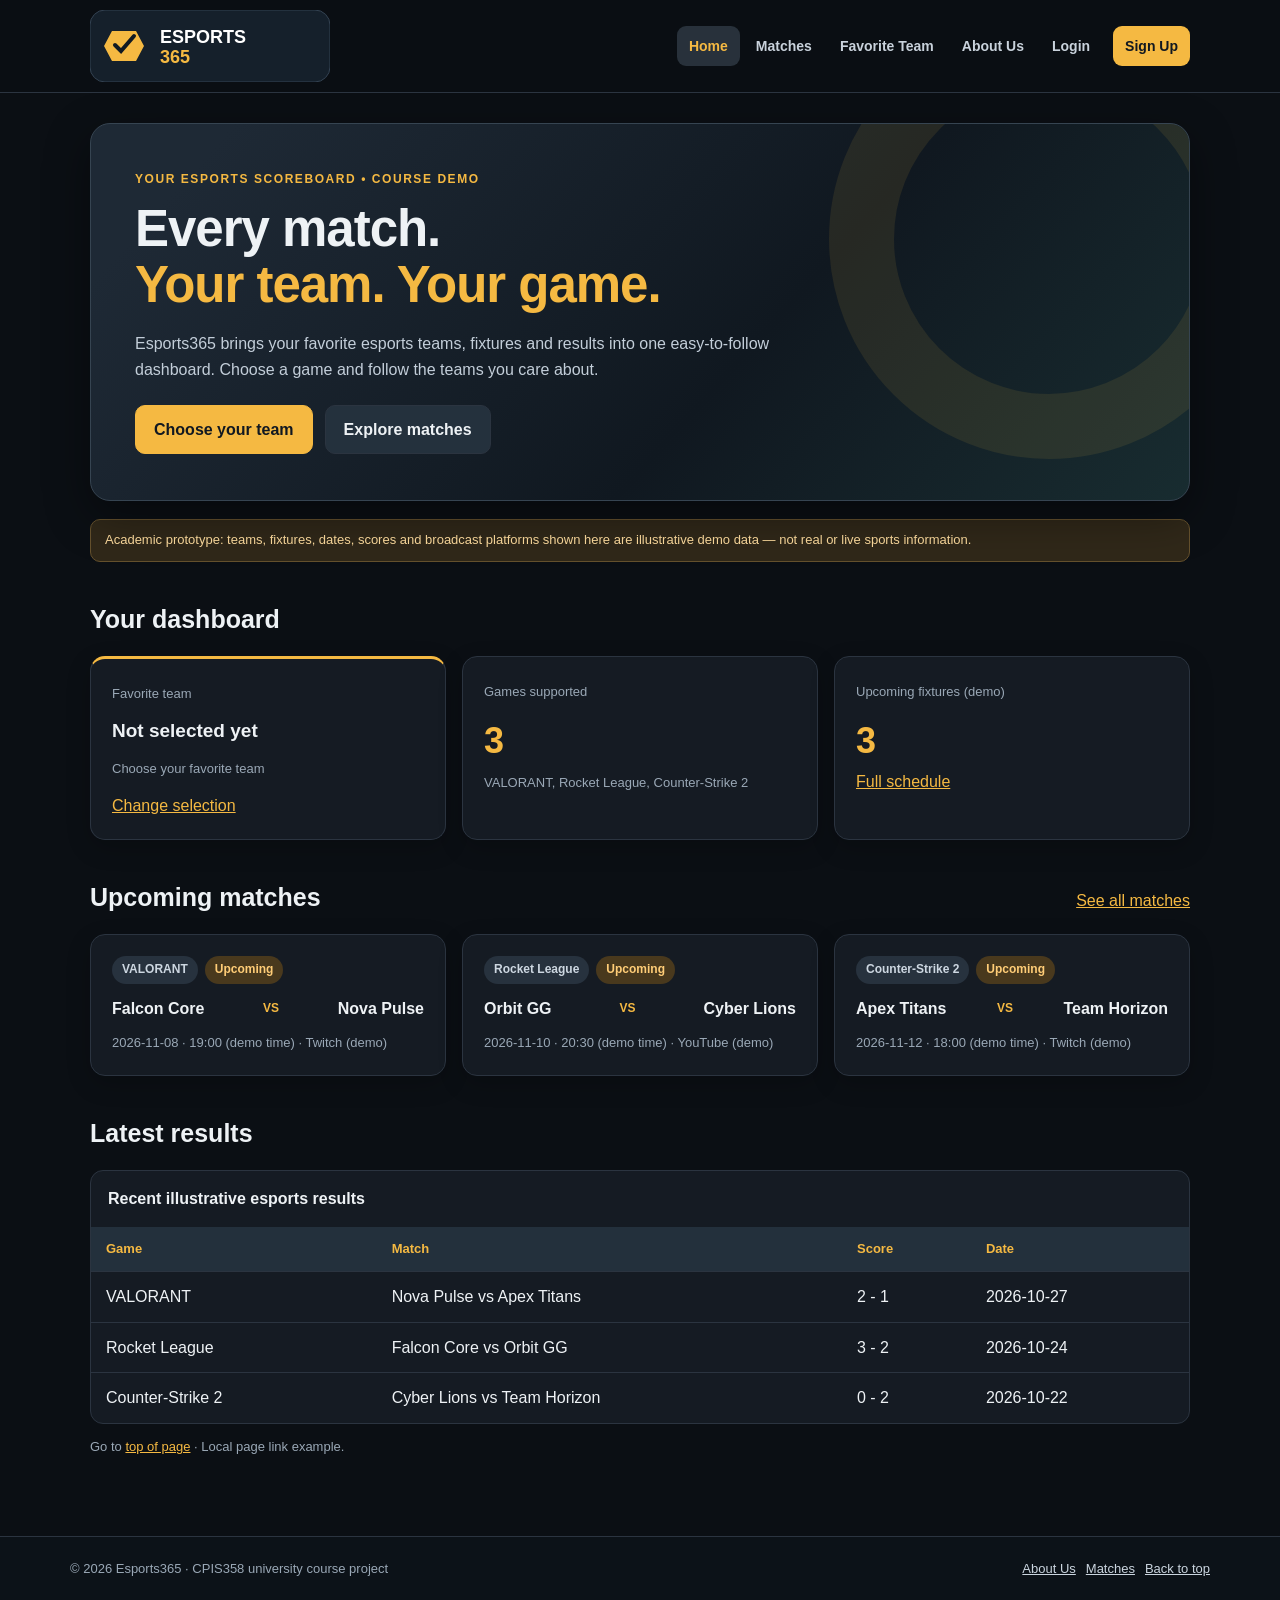
<file: docs/index.html>
<!DOCTYPE html>
<html lang="en">
<head>
<meta charset="UTF-8"><meta name="viewport" content="width=device-width, initial-scale=1">
<meta name="description" content="Esports365 — student esports team tracker, fixtures and demo results">
<title>Esports365 | Dashboard</title>
<link rel="stylesheet" href="assets/site.css">
<style> .course-demo-label { letter-spacing: .03em; } </style>
<script src="assets/site.js" defer></script>
</head>
<body data-page="home" style="--page-accent:#f5b942">
<a class="skip-link" href="#main-content">Skip to main content</a>
<header class="site-header"><div class="header-inner"><div class="brand"><img class="brand-map" src="assets/esports-badge.svg" width="240" height="72" alt="Esports365 project logo — click to learn about us" usemap="#brand-map"><map name="brand-map"><area shape="rect" coords="0,0,240,72" href="about.html" alt="About Esports365"></map></div><nav class="menu" aria-label="Main navigation"><a href="index.html" aria-current="page" >Home</a><a href="matches.html" >Matches</a><a href="choose-team.html" >Favorite Team</a><a href="about.html" >About Us</a><a href="login.html" >Login</a><a href="signup.html" class="menu-cta">Sign Up</a></nav></div></header>
<main id="main-content" class="container"><section class="hero" id="top"><div class="eyebrow">Your esports scoreboard • Course demo</div><h1>Every match.<br><span style="color:var(--gold)">Your team. Your game.</span></h1><p class="lead">Esports365 brings your favorite esports teams, fixtures and results into one easy-to-follow dashboard. Choose a game and follow the teams you care about.</p><div class="hero-actions"><a class="btn btn-primary" href="choose-team.html">Choose your team</a><a class="btn" href="matches.html">Explore matches</a></div></section>
<div class="demo-banner" role="note">Academic prototype: teams, fixtures, dates, scores and broadcast platforms shown here are illustrative demo data — not real or live sports information.</div>
<section class="section-block" aria-labelledby="overview-heading"><h2 id="overview-heading">Your dashboard</h2><div class="grid"><article class="card card-accent"><span class="muted small">Favorite team</span><div id="favorite-name" class="team-name">Not selected yet</div><p id="favorite-game" class="muted small">Choose your favorite team</p><a href="choose-team.html">Change selection</a></article><article class="card"><span class="muted small">Games supported</span><div id="total-games" class="stat-number">3</div><span class="muted small">VALORANT, Rocket League, Counter-Strike 2</span></article><article class="card"><span class="muted small">Upcoming fixtures (demo)</span><div id="total-upcoming" class="stat-number">3</div><a href="matches.html">Full schedule</a></article></div></section>
<section class="section-block" id="upcoming" aria-labelledby="upcoming-heading"><div class="section-header"><h2 id="upcoming-heading">Upcoming matches</h2><a href="matches.html">See all matches</a></div><div id="upcoming-cards" class="grid"><p class="muted">Loading demo match cards...</p></div></section>
<section class="section-block" id="results" aria-labelledby="results-heading"><h2 id="results-heading">Latest results</h2><div class="table-wrap"><table><caption>Recent illustrative esports results</caption><thead><tr><th>Game</th><th>Match</th><th>Score</th><th>Date</th></tr></thead><tbody id="results-body"><tr><td colspan="4">Loading demo results...</td></tr></tbody></table></div><p class="small muted">Go to <a href="#top">top of page</a> · Local page link example.</p></section></main>
<footer class="footer"><div class="footer-inner"><span>© 2026 Esports365 · CPIS358 university course project</span><span><a href="about.html">About Us</a><a href="matches.html">Matches</a><a href="index.html#top">Back to top</a></span></div></footer>
</body></html>
</file>
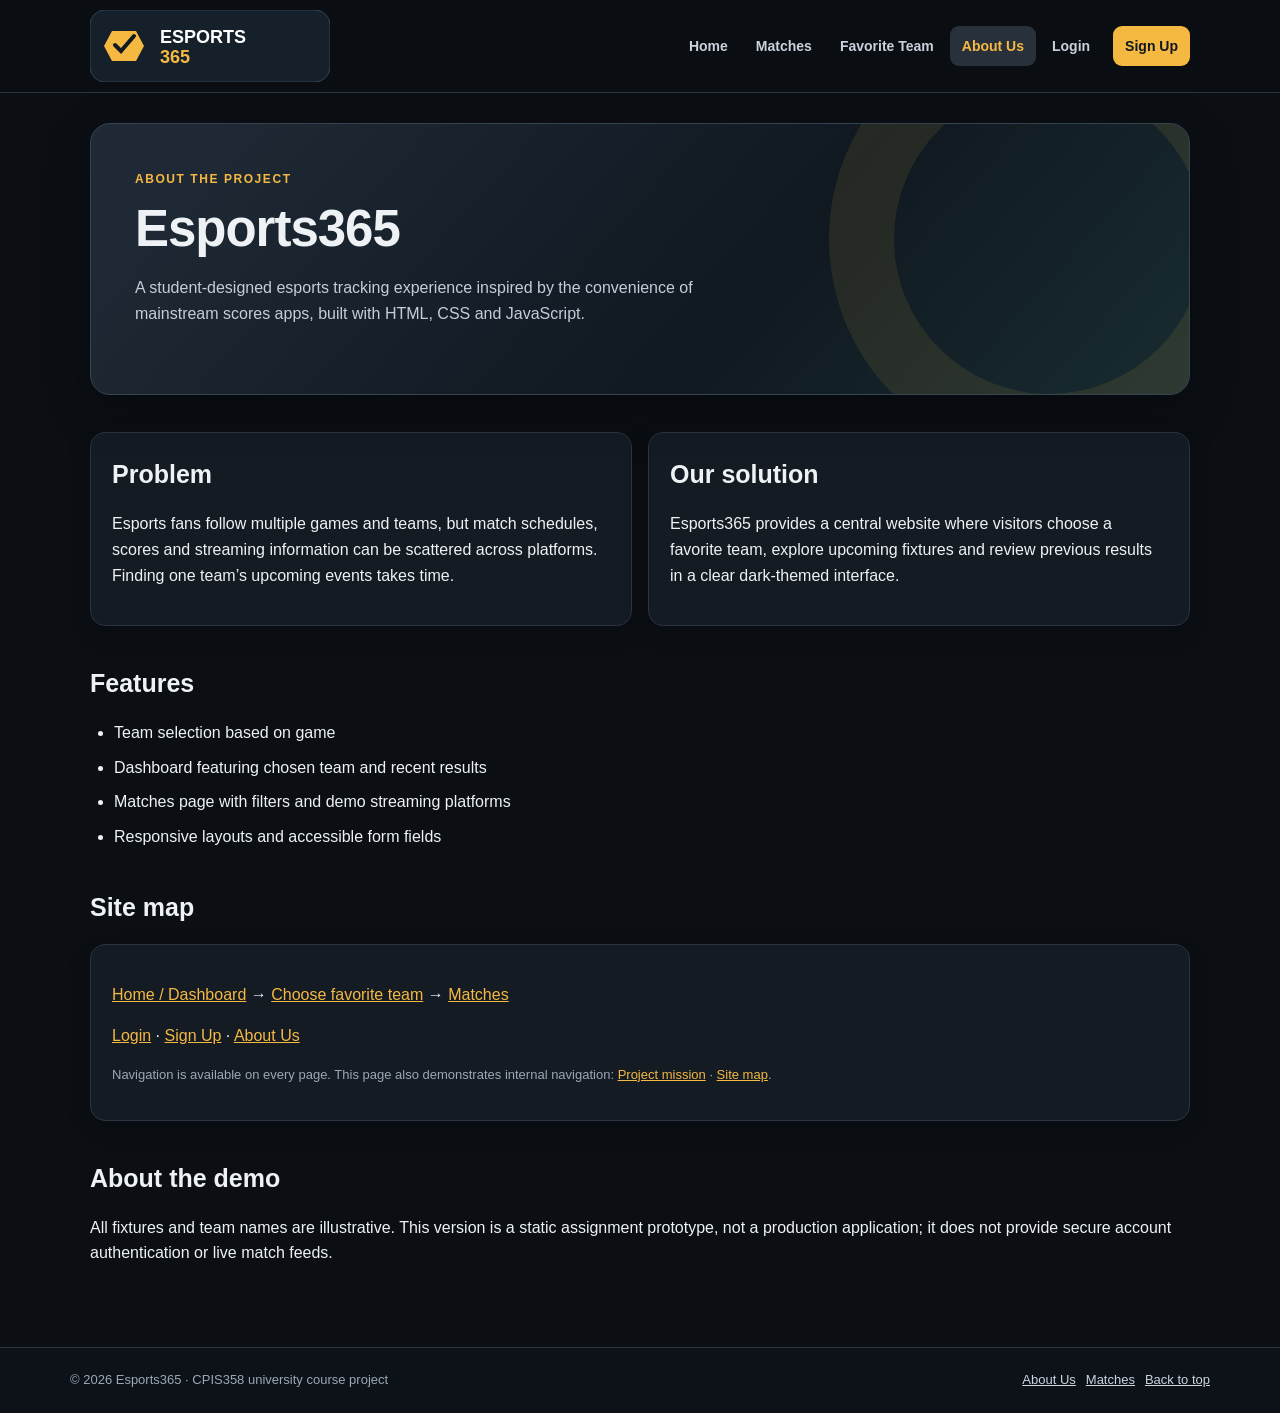
<file: docs/about.html>
<!DOCTYPE html>
<html lang="en">
<head>
<meta charset="UTF-8"><meta name="viewport" content="width=device-width, initial-scale=1">
<meta name="description" content="Esports365 — student esports team tracker, fixtures and demo results">
<title>Esports365 | About Us</title>
<link rel="stylesheet" href="assets/site.css">
<style> .course-demo-label { letter-spacing: .03em; } </style>
<script src="assets/site.js" defer></script>
</head>
<body data-page="about" style="--page-accent:#f5b942">
<a class="skip-link" href="#main-content">Skip to main content</a>
<header class="site-header"><div class="header-inner"><div class="brand"><img class="brand-map" src="assets/esports-badge.svg" width="240" height="72" alt="Esports365 project logo — click to learn about us" usemap="#brand-map"><map name="brand-map"><area shape="rect" coords="0,0,240,72" href="about.html" alt="About Esports365"></map></div><nav class="menu" aria-label="Main navigation"><a href="index.html" >Home</a><a href="matches.html" >Matches</a><a href="choose-team.html" >Favorite Team</a><a href="about.html" aria-current="page" >About Us</a><a href="login.html" >Login</a><a href="signup.html" class="menu-cta">Sign Up</a></nav></div></header>
<main id="main-content" class="container"><section class="hero"><div class="eyebrow">About the project</div><h1>Esports365</h1><p class="lead">A student-designed esports tracking experience inspired by the convenience of mainstream scores apps, built with HTML, CSS and JavaScript.</p></section>
<section class="section-block grid two" id="mission"><article class="card"><h2>Problem</h2><p>Esports fans follow multiple games and teams, but match schedules, scores and streaming information can be scattered across platforms. Finding one team’s upcoming events takes time.</p></article><article class="card"><h2>Our solution</h2><p>Esports365 provides a central website where visitors choose a favorite team, explore upcoming fixtures and review previous results in a clear dark-themed interface.</p></article></section>
<section class="section-block"><h2>Features</h2><ul class="about-list"><li>Team selection based on game</li><li>Dashboard featuring chosen team and recent results</li><li>Matches page with filters and demo streaming platforms</li><li>Responsive layouts and accessible form fields</li></ul></section>
<section class="section-block" id="sitemap"><h2>Site map</h2><div class="card"><p><a href="index.html">Home / Dashboard</a> → <a href="choose-team.html">Choose favorite team</a> → <a href="matches.html">Matches</a></p><p><a href="login.html">Login</a> · <a href="signup.html">Sign Up</a> · <a href="about.html">About Us</a></p><p class="small muted">Navigation is available on every page. This page also demonstrates internal navigation: <a href="#mission">Project mission</a> · <a href="#sitemap">Site map</a>.</p></div></section>
<section class="section-block"><h2>About the demo</h2><p>All fixtures and team names are illustrative. This version is a static assignment prototype, not a production application; it does not provide secure account authentication or live match feeds.</p></section></main>
<footer class="footer"><div class="footer-inner"><span>© 2026 Esports365 · CPIS358 university course project</span><span><a href="about.html">About Us</a><a href="matches.html">Matches</a><a href="index.html#top">Back to top</a></span></div></footer>
</body></html>
</file>
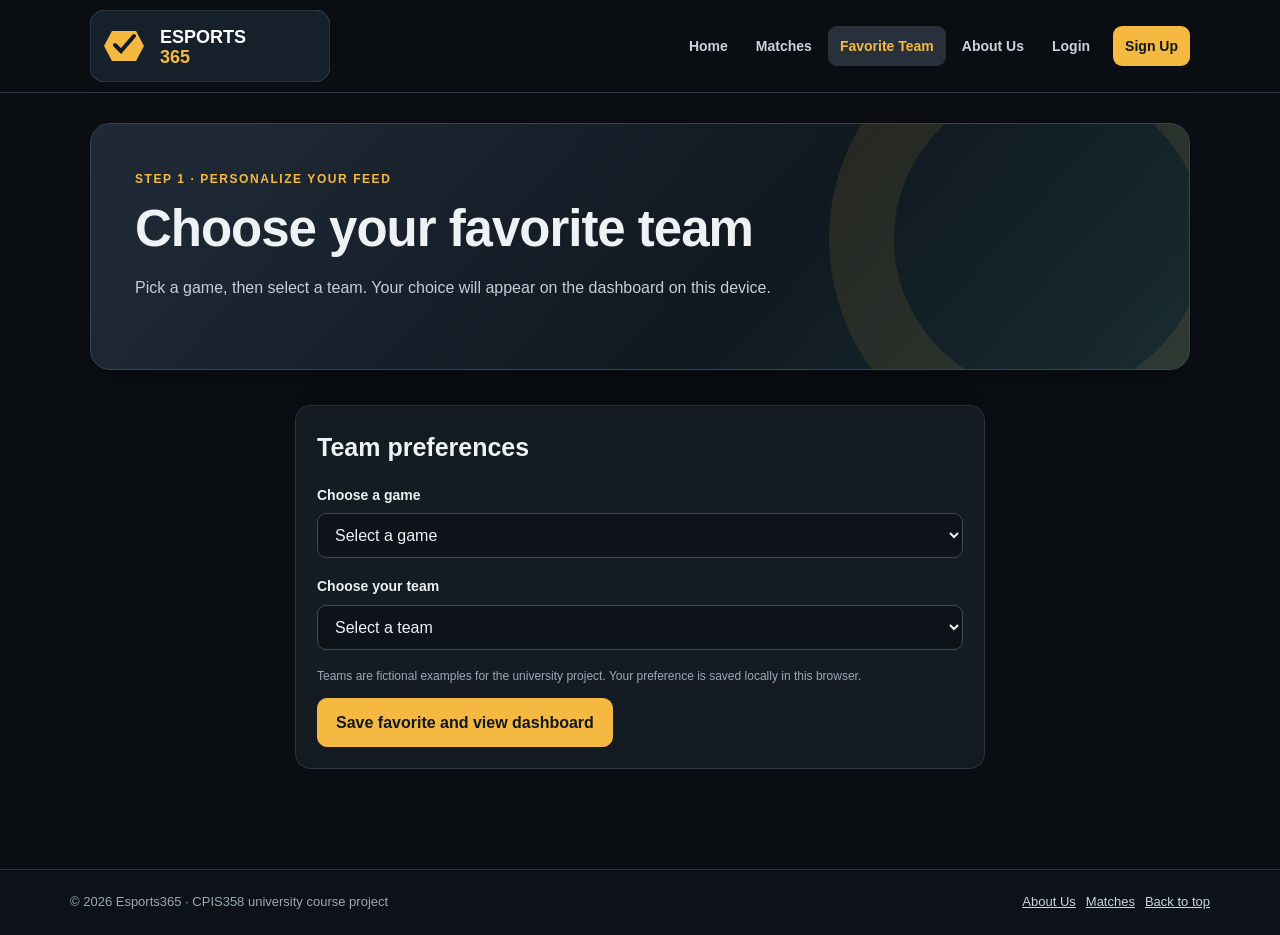
<file: docs/choose-team.html>
<!DOCTYPE html>
<html lang="en">
<head>
<meta charset="UTF-8"><meta name="viewport" content="width=device-width, initial-scale=1">
<meta name="description" content="Esports365 — student esports team tracker, fixtures and demo results">
<title>Esports365 | Choose Your Favorite Team</title>
<link rel="stylesheet" href="assets/site.css">
<style> .course-demo-label { letter-spacing: .03em; } </style>
<script src="assets/site.js" defer></script>
</head>
<body data-page="choose" style="--page-accent:#f5b942">
<a class="skip-link" href="#main-content">Skip to main content</a>
<header class="site-header"><div class="header-inner"><div class="brand"><img class="brand-map" src="assets/esports-badge.svg" width="240" height="72" alt="Esports365 project logo — click to learn about us" usemap="#brand-map"><map name="brand-map"><area shape="rect" coords="0,0,240,72" href="about.html" alt="About Esports365"></map></div><nav class="menu" aria-label="Main navigation"><a href="index.html" >Home</a><a href="matches.html" >Matches</a><a href="choose-team.html" aria-current="page" >Favorite Team</a><a href="about.html" >About Us</a><a href="login.html" >Login</a><a href="signup.html" class="menu-cta">Sign Up</a></nav></div></header>
<main id="main-content" class="container"><section class="hero"><div class="eyebrow">Step 1 · Personalize your feed</div><h1>Choose your favorite team</h1><p class="lead">Pick a game, then select a team. Your choice will appear on the dashboard on this device.</p></section>
<div class="form-wrap"><section class="card" aria-labelledby="choose-heading"><h2 id="choose-heading">Team preferences</h2><form id="favorite-form" data-next="index.html"><div class="field"><label for="game-select">Choose a game</label><select id="game-select" name="game" required><option value="">Select a game</option><option value="VALORANT">VALORANT</option><option value="Rocket League">Rocket League</option><option value="Counter-Strike 2">Counter-Strike 2</option></select></div><div class="field"><label for="team-select">Choose your team</label><select id="team-select" name="team" required><option value="">Select a game first</option></select></div><p class="helper">Teams are fictional examples for the university project. Your preference is saved locally in this browser.</p><button class="btn btn-primary" type="submit">Save favorite and view dashboard</button><p id="favorite-message" class="feedback" role="status" hidden></p></form></section></div></main>
<footer class="footer"><div class="footer-inner"><span>© 2026 Esports365 · CPIS358 university course project</span><span><a href="about.html">About Us</a><a href="matches.html">Matches</a><a href="index.html#top">Back to top</a></span></div></footer>
</body></html>
</file>
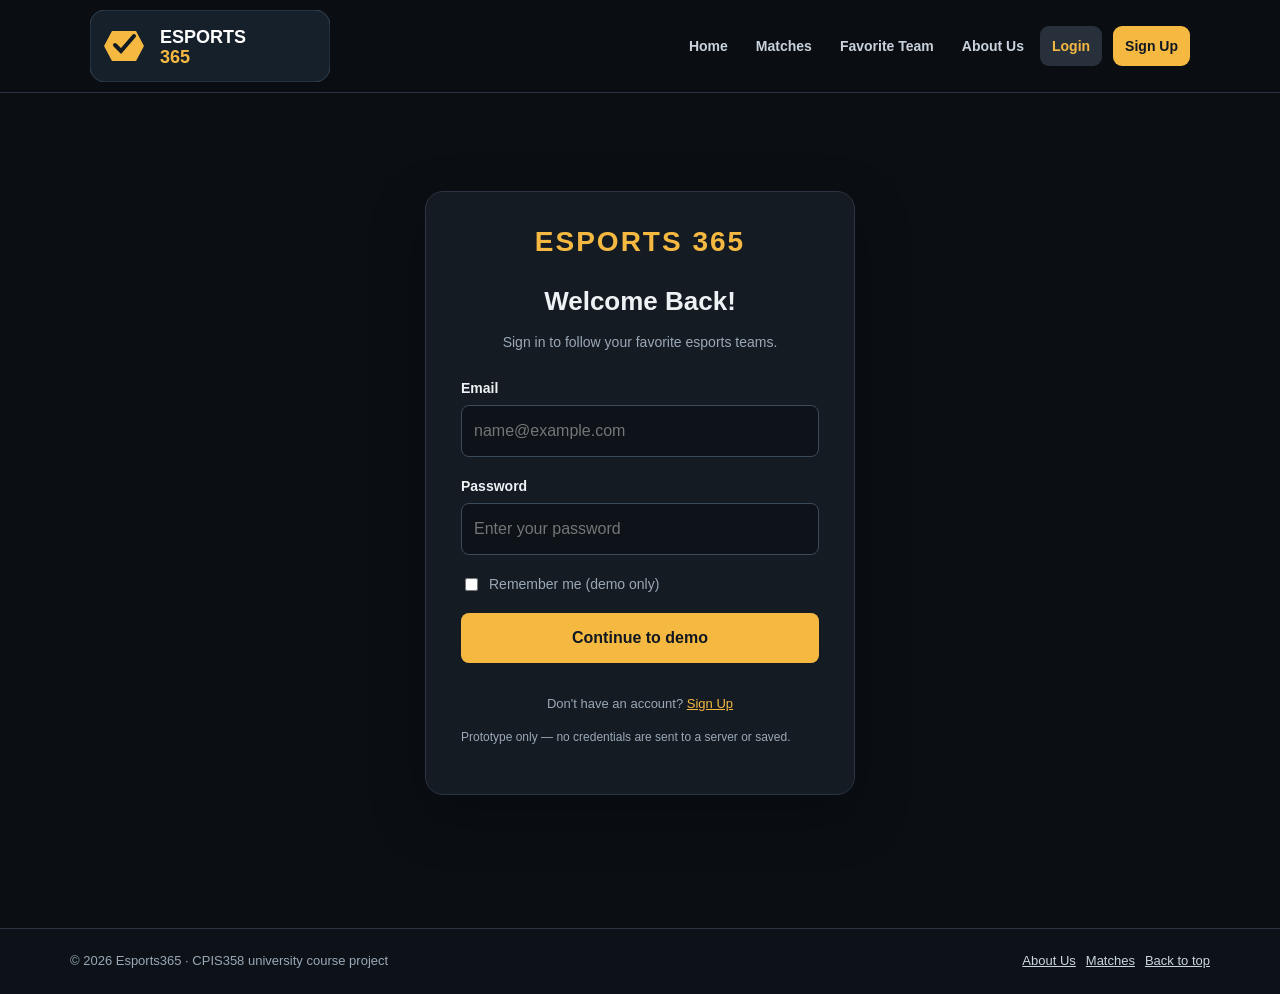
<file: docs/login.html>
<!DOCTYPE html>
<html lang="en">
<head>
<meta charset="UTF-8"><meta name="viewport" content="width=device-width, initial-scale=1">
<meta name="description" content="Esports365 — student esports team tracker, fixtures and demo results">
<title>Esports365 | Login</title>
<link rel="stylesheet" href="assets/site.css">
<style> .course-demo-label { letter-spacing: .03em; } </style>
<script src="assets/site.js" defer></script>
</head>
<body data-page="login" style="--page-accent:#f5b942">
<a class="skip-link" href="#main-content">Skip to main content</a>
<header class="site-header"><div class="header-inner"><div class="brand"><img class="brand-map" src="assets/esports-badge.svg" width="240" height="72" alt="Esports365 project logo — click to learn about us" usemap="#brand-map"><map name="brand-map"><area shape="rect" coords="0,0,240,72" href="about.html" alt="About Esports365"></map></div><nav class="menu" aria-label="Main navigation"><a href="index.html" >Home</a><a href="matches.html" >Matches</a><a href="choose-team.html" >Favorite Team</a><a href="about.html" >About Us</a><a href="login.html" aria-current="page" >Login</a><a href="signup.html" class="menu-cta">Sign Up</a></nav></div></header>
<main id="main-content" class="container"><div class="login-container"><section class="login-card"><h1>ESPORTS 365</h1><h2>Welcome Back!</h2><p class="subtitle">Sign in to follow your favorite esports teams.</p><form id="auth-form" data-next="choose-team.html"><label for="email">Email</label><input type="email" id="email" name="email" placeholder="name@example.com" autocomplete="email" required><label for="password">Password</label><input type="password" id="password" name="password" placeholder="Enter your password" autocomplete="current-password" required minlength="6"><div class="remember"><input type="checkbox" id="remember" name="remember"><label for="remember">Remember me (demo only)</label></div><input type="submit" value="Continue to demo" class="login-button"><p id="auth-feedback" class="feedback" role="status" hidden></p></form><p class="signup">Don't have an account? <a href="signup.html">Sign Up</a></p><p class="helper">Prototype only — no credentials are sent to a server or saved.</p></section></div></main>
<footer class="footer"><div class="footer-inner"><span>© 2026 Esports365 · CPIS358 university course project</span><span><a href="about.html">About Us</a><a href="matches.html">Matches</a><a href="index.html#top">Back to top</a></span></div></footer>
</body></html>
</file>
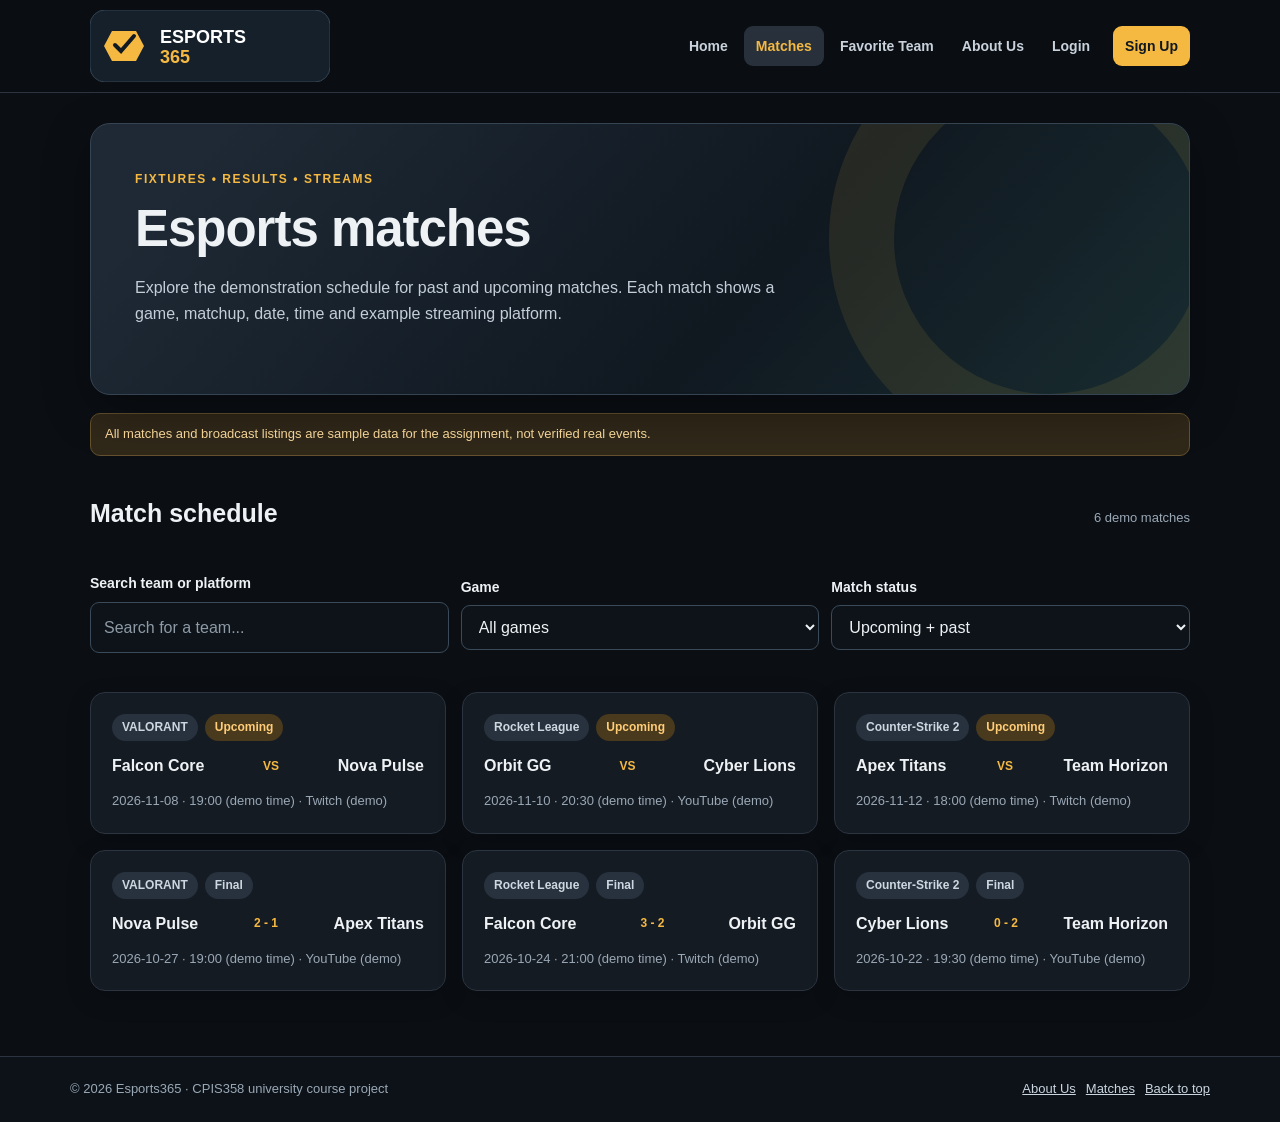
<file: docs/matches.html>
<!DOCTYPE html>
<html lang="en">
<head>
<meta charset="UTF-8"><meta name="viewport" content="width=device-width, initial-scale=1">
<meta name="description" content="Esports365 — student esports team tracker, fixtures and demo results">
<title>Esports365 | Matches</title>
<link rel="stylesheet" href="assets/site.css">
<style> .course-demo-label { letter-spacing: .03em; } </style>
<script src="assets/site.js" defer></script>
</head>
<body data-page="matches" style="--page-accent:#f5b942">
<a class="skip-link" href="#main-content">Skip to main content</a>
<header class="site-header"><div class="header-inner"><div class="brand"><img class="brand-map" src="assets/esports-badge.svg" width="240" height="72" alt="Esports365 project logo — click to learn about us" usemap="#brand-map"><map name="brand-map"><area shape="rect" coords="0,0,240,72" href="about.html" alt="About Esports365"></map></div><nav class="menu" aria-label="Main navigation"><a href="index.html" >Home</a><a href="matches.html" aria-current="page" >Matches</a><a href="choose-team.html" >Favorite Team</a><a href="about.html" >About Us</a><a href="login.html" >Login</a><a href="signup.html" class="menu-cta">Sign Up</a></nav></div></header>
<main id="main-content" class="container"><section class="hero"><div class="eyebrow">Fixtures • Results • Streams</div><h1>Esports matches</h1><p class="lead">Explore the demonstration schedule for past and upcoming matches. Each match shows a game, matchup, date, time and example streaming platform.</p></section>
<div class="demo-banner">All matches and broadcast listings are sample data for the assignment, not verified real events.</div>
<section class="section-block" id="schedule"><div class="section-header"><h2>Match schedule</h2><span id="match-count" class="section-note">Loading...</span></div><form class="filters" role="search" onsubmit="return false"><div class="field"><label for="match-search">Search team or platform</label><input class="search" id="match-search" name="query" type="search" list="team-suggestions" placeholder="Search for a team..." autocomplete="off"><datalist id="team-suggestions"></datalist></div><div class="field"><label for="match-game">Game</label><select id="match-game"><option value="">All games</option><option>VALORANT</option><option>Rocket League</option><option>Counter-Strike 2</option></select></div><div class="field"><label for="match-status">Match status</label><select id="match-status"><option value="">Upcoming + past</option><option value="upcoming">Upcoming</option><option value="completed">Past results</option></select></div></form><div id="matches-grid" class="grid" aria-live="polite"><p class="muted">Loading demo fixtures...</p></div></section></main>
<footer class="footer"><div class="footer-inner"><span>© 2026 Esports365 · CPIS358 university course project</span><span><a href="about.html">About Us</a><a href="matches.html">Matches</a><a href="index.html#top">Back to top</a></span></div></footer>
</body></html>
</file>
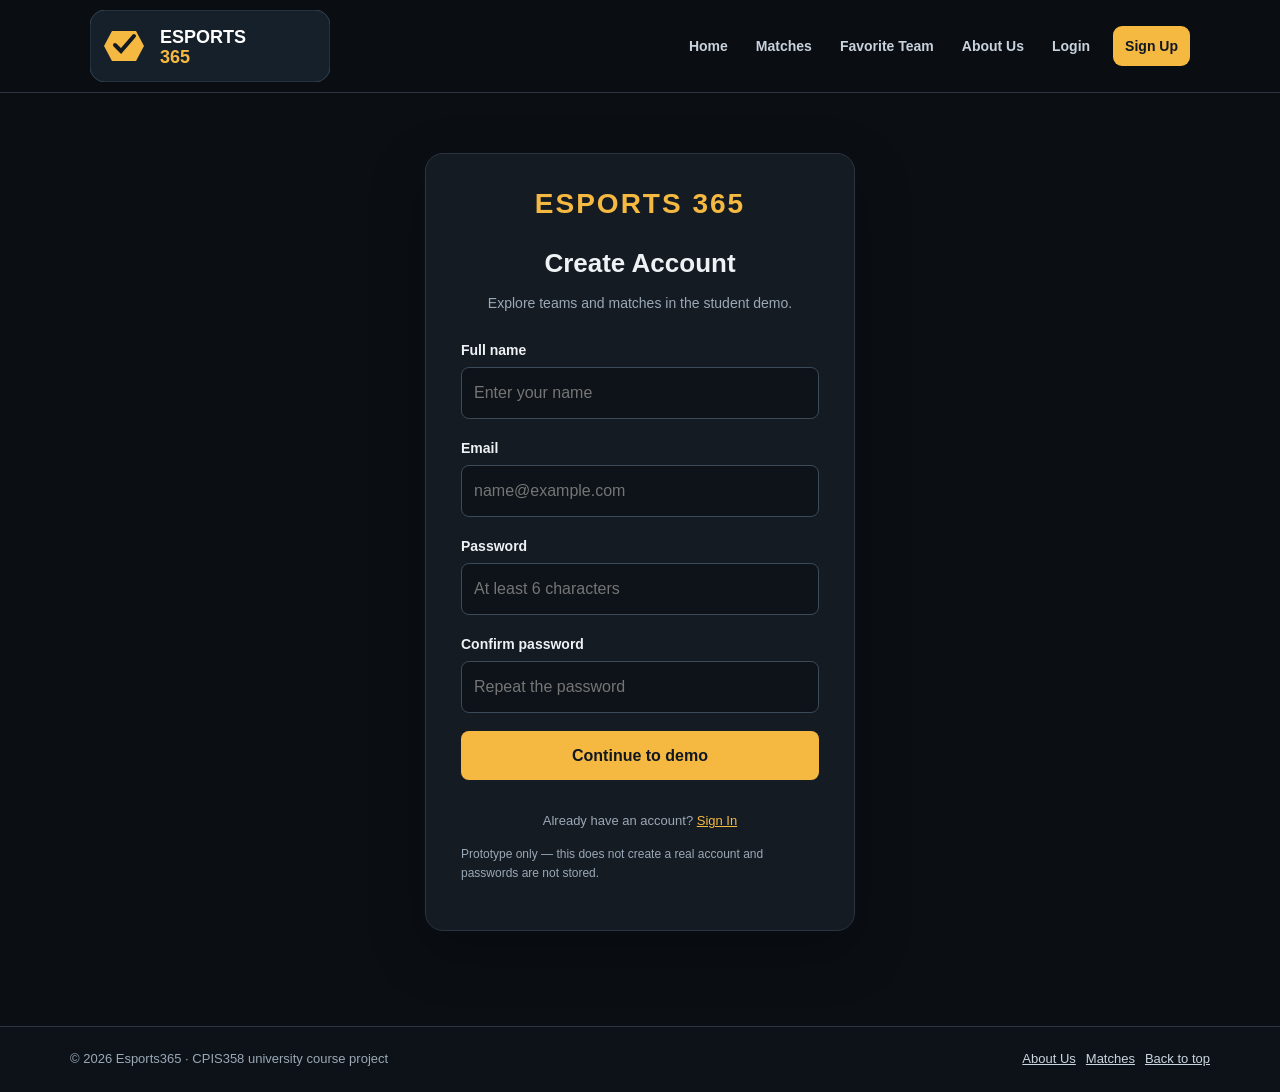
<file: docs/signup.html>
<!DOCTYPE html>
<html lang="en">
<head>
<meta charset="UTF-8"><meta name="viewport" content="width=device-width, initial-scale=1">
<meta name="description" content="Esports365 — student esports team tracker, fixtures and demo results">
<title>Esports365 | Sign Up</title>
<link rel="stylesheet" href="assets/site.css">
<style> .course-demo-label { letter-spacing: .03em; } </style>
<script src="assets/site.js" defer></script>
</head>
<body data-page="signup" style="--page-accent:#f5b942">
<a class="skip-link" href="#main-content">Skip to main content</a>
<header class="site-header"><div class="header-inner"><div class="brand"><img class="brand-map" src="assets/esports-badge.svg" width="240" height="72" alt="Esports365 project logo — click to learn about us" usemap="#brand-map"><map name="brand-map"><area shape="rect" coords="0,0,240,72" href="about.html" alt="About Esports365"></map></div><nav class="menu" aria-label="Main navigation"><a href="index.html" >Home</a><a href="matches.html" >Matches</a><a href="choose-team.html" >Favorite Team</a><a href="about.html" >About Us</a><a href="login.html" >Login</a><a href="signup.html" aria-current="page" class="menu-cta">Sign Up</a></nav></div></header>
<main id="main-content" class="container"><div class="login-container"><section class="login-card"><h1>ESPORTS 365</h1><h2>Create Account</h2><p class="subtitle">Explore teams and matches in the student demo.</p><form id="auth-form" data-next="choose-team.html"><label for="name">Full name</label><input type="text" id="name" name="name" placeholder="Enter your name" required autocomplete="name"><label for="email">Email</label><input type="email" id="email" name="email" placeholder="name@example.com" required autocomplete="email"><label for="password">Password</label><input type="password" id="password" name="password" placeholder="At least 6 characters" minlength="6" autocomplete="new-password" required><label for="confirmPassword">Confirm password</label><input type="password" id="confirmPassword" name="confirmPassword" placeholder="Repeat the password" minlength="6" required><input type="submit" value="Continue to demo" class="login-button"><p id="auth-feedback" class="feedback" role="status" hidden></p></form><p class="signup">Already have an account? <a href="login.html">Sign In</a></p><p class="helper">Prototype only — this does not create a real account and passwords are not stored.</p></section></div></main>
<footer class="footer"><div class="footer-inner"><span>© 2026 Esports365 · CPIS358 university course project</span><span><a href="about.html">About Us</a><a href="matches.html">Matches</a><a href="index.html#top">Back to top</a></span></div></footer>
</body></html>
</file>
<file: docs/assets/site.css>
/* Esports365 course project — shared static/ASP.NET styles */
:root{--bg:#0b0f14;--panel:#151b23;--panel-2:#1b2530;--line:#2b3440;--gold:#f5b942;--text:#eef2f5;--muted:#9aa8b6;--green:#7ee0b4;--red:#ff8d92}
*{box-sizing:border-box}
html{scroll-behavior:smooth}
body{margin:0;background:var(--bg);color:var(--text);font-family:Arial,Helvetica,sans-serif;line-height:1.6}
a{color:var(--gold)}a:hover{text-decoration:underline}
button,input,select{font:inherit}
button{cursor:pointer}
:focus-visible{outline:3px solid var(--gold);outline-offset:3px}
.skip-link{position:absolute;left:-9999px;top:0;padding:12px;background:var(--gold);color:#10151b;z-index:100}
.skip-link:focus{left:10px}
.site-header{position:sticky;top:0;z-index:60;background:rgba(11,15,20,.95);border-bottom:1px solid var(--line);backdrop-filter:blur(10px)}
.header-inner{max-width:1140px;margin:auto;min-height:92px;padding:9px 20px;display:flex;align-items:center;justify-content:space-between;gap:25px}
.brand-map{display:block;width:240px;height:72px;flex-shrink:0}
.menu{display:flex;align-items:center;justify-content:flex-end;gap:4px;flex-wrap:wrap}
.menu a{color:#c9d2dc;text-decoration:none;border-radius:9px;padding:9px 12px;font-size:14px;font-weight:bold}
.menu a:hover,.menu a[aria-current=page]{background:#28313b;color:var(--gold)}
.menu a.menu-cta{background:var(--gold);color:#111821;margin-left:7px}
.container{max-width:1140px;margin:0 auto;padding:30px 20px 65px}
.hero{position:relative;overflow:hidden;background:linear-gradient(132deg,#1e2935 10%,#101820 60%,#182c30 100%);border:1px solid #364451;border-radius:20px;padding:46px 44px;box-shadow:0 15px 45px #0006}
.hero::after{content:"";position:absolute;right:-80px;top:-105px;width:310px;height:310px;border:65px solid #f5b94218;border-radius:50%;z-index:0}
.hero>*{position:relative;z-index:2}
.eyebrow{text-transform:uppercase;letter-spacing:.13em;color:var(--gold);font-size:12px;font-weight:800}
h1{font-size:clamp(32px,4vw,51px);line-height:1.1;letter-spacing:-.02em;margin:12px 0 18px}
h2{font-size:25px;margin:0 0 17px}h3{margin:0 0 8px;font-size:18px}
.lead{max-width:640px;color:#c3ced9;font-size:16px;margin:0 0 22px}
.hero-actions,.button-row{display:flex;gap:12px;flex-wrap:wrap}
.btn{border:1px solid var(--line);background:#24313d;color:var(--text);border-radius:10px;padding:11px 18px;font-weight:bold;text-decoration:none;display:inline-flex;align-items:center;justify-content:center;gap:8px}
.btn:hover{background:#354554;text-decoration:none}.btn-primary{background:var(--gold);color:#111821;border-color:var(--gold)}.btn-primary:hover{background:#ffcf70}
.section-block{margin-top:37px}.section-header{display:flex;justify-content:space-between;align-items:baseline;gap:15px;flex-wrap:wrap}
.muted,.section-note{color:var(--muted)}.section-note{font-size:13px}.small{font-size:13px}
.grid{display:grid;grid-template-columns:repeat(3,minmax(0,1fr));gap:16px}.grid.two{grid-template-columns:repeat(2,minmax(0,1fr))}
.card,.feature-card{background:var(--panel);border:1px solid var(--line);border-radius:15px;padding:21px;box-shadow:0 8px 25px #0003}
.card-accent{border-top:3px solid var(--gold)}.stat-number{font-size:36px;font-weight:800;color:var(--gold);margin-top:8px}
.tag{display:inline-flex;align-items:center;gap:5px;border-radius:20px;padding:4px 10px;background:#27323e;color:#cdd7e1;font-size:12px;font-weight:bold}
.tag.live{background:#18392e;color:var(--green)}.tag.gold{background:#49391d;color:#ffcd77}
.team-name{font-weight:bold;font-size:19px;margin:10px 0 4px}
.match-card{display:flex;flex-direction:column;gap:12px}.match-teams{display:flex;justify-content:space-between;align-items:center;gap:8px;font-size:16px;font-weight:bold}
.match-vs{color:var(--gold);font-size:12px}.match-meta{color:var(--muted);font-size:13px}
.table-wrap{overflow-x:auto;border:1px solid var(--line);border-radius:13px;background:var(--panel)}
table{width:100%;border-collapse:collapse;text-align:left}caption{text-align:left;padding:15px 17px;font-weight:bold;color:var(--text)}th,td{padding:12px 15px;border-bottom:1px solid var(--line)}th{background:#23303c;color:var(--gold);font-size:13px}tbody tr:last-child td{border-bottom:0}tbody tr:hover{background:#ffffff06}
.form-wrap{max-width:690px;margin:35px auto}.field{display:flex;flex-direction:column;gap:7px;margin-bottom:17px}.field label{font-weight:bold;font-size:14px}
.field input,.field select,.field textarea,.search{width:100%;padding:12px 13px;border:1px solid #3b4a59;border-radius:9px;background:#0d1319;color:var(--text)}
.field input::placeholder,.search::placeholder{color:#8e9aa6}
.field input:focus,.field select:focus,.search:focus{border-color:var(--gold)}
.helper{font-size:12px;color:var(--muted)}.feedback{padding:10px 14px;margin-top:12px;border:1px solid #3b4a59;border-radius:8px;background:#1d2c2a;color:var(--green)}
.feedback.error{background:#382027;color:#ffc3c5;border-color:#6e3a45}
.filters{display:flex;gap:12px;flex-wrap:wrap;align-items:center;margin:22px 0}.filters>*{flex:1;min-width:180px}
.empty{border:1px dashed #455264;padding:24px;border-radius:12px;color:var(--muted)}
.about-list{margin:8px 0;padding-left:24px}.about-list li{margin:9px 0}
.footer{border-top:1px solid var(--line);padding:22px 20px;background:#0c1218}.footer-inner{max-width:1140px;margin:auto;display:flex;justify-content:space-between;gap:18px;flex-wrap:wrap;color:var(--muted);font-size:13px}
.footer a{color:#cbd5df;margin-left:10px}
.login-container{min-height:calc(100vh - 160px);display:flex;justify-content:center;align-items:center;padding:30px 20px}
.login-card{max-width:430px;width:100%;padding:35px;background:var(--panel);border:1px solid var(--line);border-radius:18px;box-shadow:0 20px 55px #0005}
.login-card h1{color:var(--gold);font-size:28px;letter-spacing:2px;text-align:center;margin:0 0 23px}.login-card h2{text-align:center;margin:0 0 8px;font-size:26px}
.login-card .subtitle{text-align:center;margin:0 0 24px;color:var(--muted);font-size:14px}
.login-card label{display:block;font-size:14px;font-weight:bold;margin:0 0 6px}
.login-card input:not([type=checkbox]){width:100%;padding:12px;margin-bottom:18px;box-sizing:border-box;background:#0d1319;color:white;border:1px solid #3b4a59;border-radius:8px}
.login-card input[type=checkbox]{accent-color:var(--gold)}.login-card .remember{display:flex;gap:8px;align-items:center;margin:0 0 18px}
.login-card .remember label{margin:0;font-weight:normal;color:var(--muted)}
.login-card .login-button{background:var(--gold)!important;color:#111821!important;border:0!important;font-weight:bold;cursor:pointer}
.login-card .signup,.login-card .forgot{text-align:center;color:var(--muted);font-size:13px}
.badge-row{display:flex;gap:7px;flex-wrap:wrap}.demo-banner{border:1px solid #65512d;background:#302819;color:#ffdd9f;border-radius:10px;padding:10px 14px;font-size:13px;margin:18px 0}
/* An example of combined/general selectors for the CSS rubric */
.card, .feature-card, .login-card {transition:border-color .15s ease,transform .15s ease}
.card:hover,.feature-card:hover{border-color:#536577}
@media(max-width:820px){.grid{grid-template-columns:1fr 1fr}.header-inner{flex-direction:column;gap:6px;padding-bottom:14px}.menu{justify-content:center}}
@media(max-width:560px){.grid,.grid.two{grid-template-columns:1fr}.hero{padding:29px 22px}.brand-map{width:240px}.menu a{font-size:12px;padding:7px 9px}.container{padding:23px 14px 42px}.login-card{padding:24px}}
@media print{.site-header,.footer,.hero-actions,.filters,.btn{display:none!important}body{background:white;color:black}.card,.table-wrap{border:1px solid #444;box-shadow:none}}
</file>
